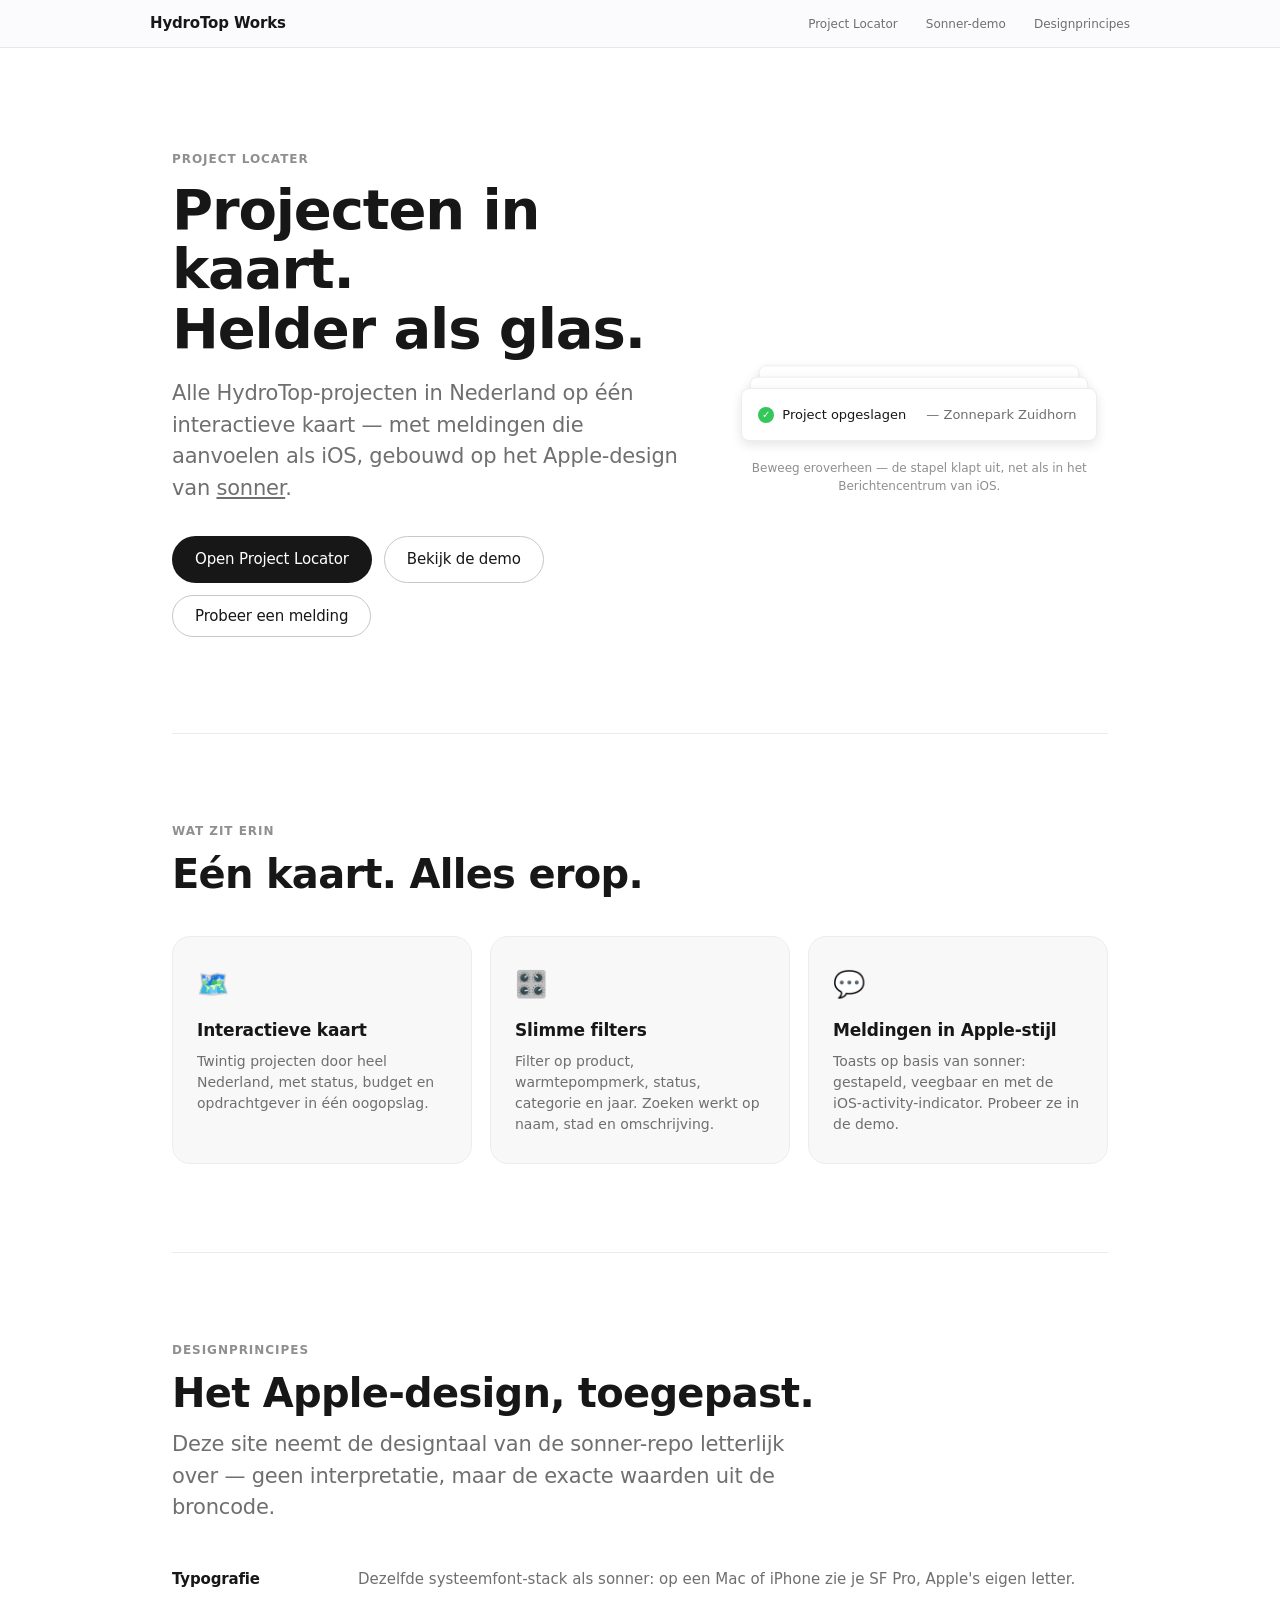
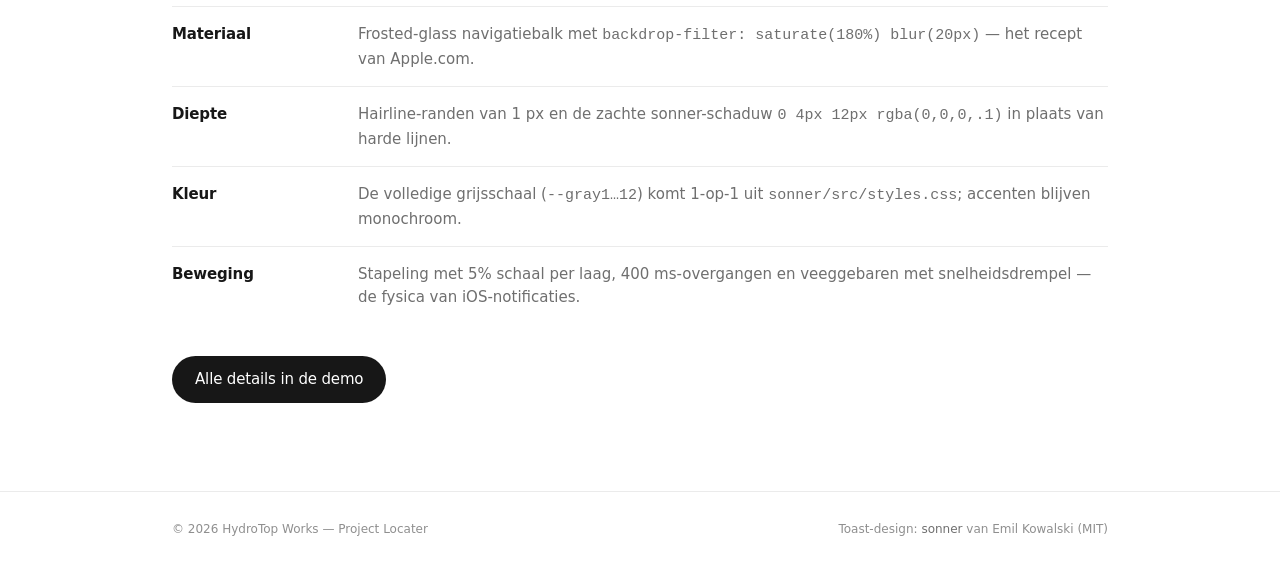
<file: index.html>
<!DOCTYPE html>
<html lang="nl">
<head>
<meta charset="UTF-8"/>
<meta name="viewport" content="width=device-width, initial-scale=1.0"/>
<title>HydroTop Works — Project Locater</title>
<meta name="description" content="Project Locater van HydroTop Works: alle projecten op de kaart, met meldingen in Apple-stijl op basis van sonner."/>
<link rel="stylesheet" href="apple.css"/>
<link rel="stylesheet" href="sonner.css"/>
<style>
/* Pagina-specifiek: hero + gestapelde toast-illustratie */
.hero {
  padding: 150px 0 96px;
  display: grid;
  grid-template-columns: 1.15fr 0.85fr;
  gap: 48px;
  align-items: center;
}
@media (max-width: 820px) { .hero { grid-template-columns: 1fr; padding-top: 120px; } }

.hero-cta { display: flex; gap: 12px; flex-wrap: wrap; margin-top: 32px; }

/* Statische weergave van sonner's gestapelde toasts (max 3 zichtbaar, 5% schaal per laag) */
.toast-stack {
  position: relative;
  height: 150px;
  max-width: 356px; /* sonner TOAST_WIDTH */
  margin: 0 auto;
  width: 100%;
}
.toast-stack .t {
  position: absolute;
  left: 0; right: 0; bottom: 0;
  background: var(--bg);
  border: 1px solid var(--card-border);
  border-radius: 8px;              /* sonner --border-radius */
  box-shadow: var(--shadow);       /* sonner 0 4px 12px rgba(0,0,0,.1) */
  padding: 16px;                   /* sonner toast-padding */
  font-size: 13px;                 /* sonner toast-fontsize */
  display: flex;
  align-items: center;
  gap: 8px;
  transform-origin: center bottom;
  transition: transform 0.4s var(--ease);
}
.toast-stack .t:nth-child(2) { transform: translateY(-14px) scale(0.95); }  /* gap 14px, schaal −5% */
.toast-stack .t:nth-child(1) { transform: translateY(-28px) scale(0.90); }
.toast-stack:hover .t:nth-child(2) { transform: translateY(-64px) scale(1); }
.toast-stack:hover .t:nth-child(1) { transform: translateY(-128px) scale(1); }
.toast-stack .t:nth-child(-n+2) .row { opacity: 0; transition: opacity 0.4s; }
.toast-stack:hover .t .row { opacity: 1; }
.toast-stack .dot {
  width: 16px; height: 16px; border-radius: 50%;
  background: #34c759; flex-shrink: 0;
  display: inline-flex; align-items: center; justify-content: center;
  color: #fff; font-size: 10px; font-weight: 700;
}
.toast-stack .t strong { font-weight: 500; }
.toast-stack .t span.sub { color: var(--text-secondary); }
.toast-stack .row { display: flex; align-items: center; gap: 8px; min-width: 0; }
.stack-hint { text-align: center; font-size: 12px; color: var(--text-tertiary); margin-top: 18px; }

.design-list { margin-top: 28px; display: grid; gap: 0; }
.design-list .item {
  display: flex; gap: 16px; align-items: baseline;
  padding: 16px 0;
  border-bottom: 1px solid var(--hairline);
  font-size: 15px;
}
.design-list .item:last-child { border-bottom: none; }
.design-list .k { font-weight: 600; min-width: 170px; flex-shrink: 0; letter-spacing: -0.01em; }
.design-list .v { color: var(--text-secondary); }
</style>
</head>
<body>

<nav class="nav">
  <a class="nav-brand" href="index.html">HydroTop Works</a>
  <div class="nav-links">
    <a href="locator.html">Project Locator</a>
    <a href="demo.html">Sonner-demo</a>
    <a href="#design">Designprincipes</a>
  </div>
</nav>

<main class="page">

  <section class="hero">
    <div>
      <div class="eyebrow">Project Locater</div>
      <h1>Projecten in kaart.<br/>Helder als glas.</h1>
      <p class="lede" style="margin-top:20px">
        Alle HydroTop-projecten in Nederland op één interactieve kaart —
        met meldingen die aanvoelen als iOS, gebouwd op het Apple-design van
        <a href="https://github.com/emilkowalski/sonner" style="color:inherit">sonner</a>.
      </p>
      <div class="hero-cta">
        <a class="btn btn-primary" href="locator.html">Open Project Locator</a>
        <a class="btn btn-secondary" href="demo.html">Bekijk de demo</a>
        <button class="btn btn-secondary" onclick="toast.success('Welkom bij HydroTop Works', { description: 'Dit is een sonner-melding in Apple-stijl.' })">Probeer een melding</button>
      </div>
    </div>

    <div>
      <div class="toast-stack" aria-hidden="true">
        <div class="t"><div class="row"><span class="dot">✓</span><strong>Filter toegepast</strong></div></div>
        <div class="t"><div class="row"><span class="dot">✓</span><strong>20 projecten geladen</strong></div></div>
        <div class="t"><div class="row"><span class="dot">✓</span><strong>Project opgeslagen</strong>&nbsp;<span class="sub">— Zonnepark Zuidhorn</span></div></div>
      </div>
      <div class="stack-hint">Beweeg eroverheen — de stapel klapt uit, net als in het Berichtencentrum van iOS.</div>
    </div>
  </section>

  <section class="section">
    <div class="eyebrow">Wat zit erin</div>
    <h2>Eén kaart. Alles erop.</h2>
    <div class="card-grid">
      <div class="card">
        <span class="glyph">🗺️</span>
        <h3><a href="locator.html">Interactieve kaart</a></h3>
        <p>Twintig projecten door heel Nederland, met status, budget en opdrachtgever in één oogopslag.</p>
      </div>
      <div class="card">
        <span class="glyph">🎛️</span>
        <h3><a href="locator.html">Slimme filters</a></h3>
        <p>Filter op product, warmtepompmerk, status, categorie en jaar. Zoeken werkt op naam, stad en omschrijving.</p>
      </div>
      <div class="card">
        <span class="glyph">💬</span>
        <h3><a href="demo.html">Meldingen in Apple-stijl</a></h3>
        <p>Toasts op basis van sonner: gestapeld, veegbaar en met de iOS-activity-indicator. Probeer ze in de demo.</p>
      </div>
    </div>
  </section>

  <section class="section" id="design">
    <div class="eyebrow">Designprincipes</div>
    <h2>Het Apple-design, toegepast.</h2>
    <p class="lede">Deze site neemt de designtaal van de sonner-repo letterlijk over — geen interpretatie, maar de exacte waarden uit de broncode.</p>
    <div class="design-list">
      <div class="item"><span class="k">Typografie</span><span class="v">Dezelfde systeemfont-stack als sonner: op een Mac of iPhone zie je SF Pro, Apple's eigen letter.</span></div>
      <div class="item"><span class="k">Materiaal</span><span class="v">Frosted-glass navigatiebalk met <code>backdrop-filter: saturate(180%) blur(20px)</code> — het recept van Apple.com.</span></div>
      <div class="item"><span class="k">Diepte</span><span class="v">Hairline-randen van 1&nbsp;px en de zachte sonner-schaduw <code>0 4px 12px rgba(0,0,0,.1)</code> in plaats van harde lijnen.</span></div>
      <div class="item"><span class="k">Kleur</span><span class="v">De volledige grijsschaal (<code>--gray1…12</code>) komt 1-op-1 uit <code>sonner/src/styles.css</code>; accenten blijven monochroom.</span></div>
      <div class="item"><span class="k">Beweging</span><span class="v">Stapeling met 5% schaal per laag, 400&nbsp;ms-overgangen en veeggebaren met snelheidsdrempel — de fysica van iOS-notificaties.</span></div>
    </div>
    <div style="margin-top:32px">
      <a class="btn btn-primary" href="demo.html">Alle details in de demo</a>
    </div>
  </section>

</main>

<footer>
  <div class="page" style="display:flex;justify-content:space-between;gap:16px;flex-wrap:wrap">
    <span>© 2026 HydroTop Works — Project Locater</span>
    <span>Toast-design: <a href="https://github.com/emilkowalski/sonner">sonner</a> van Emil Kowalski (MIT)</span>
  </div>
</footer>

<script src="sonner.js"></script>
</body>
</html>
</file>
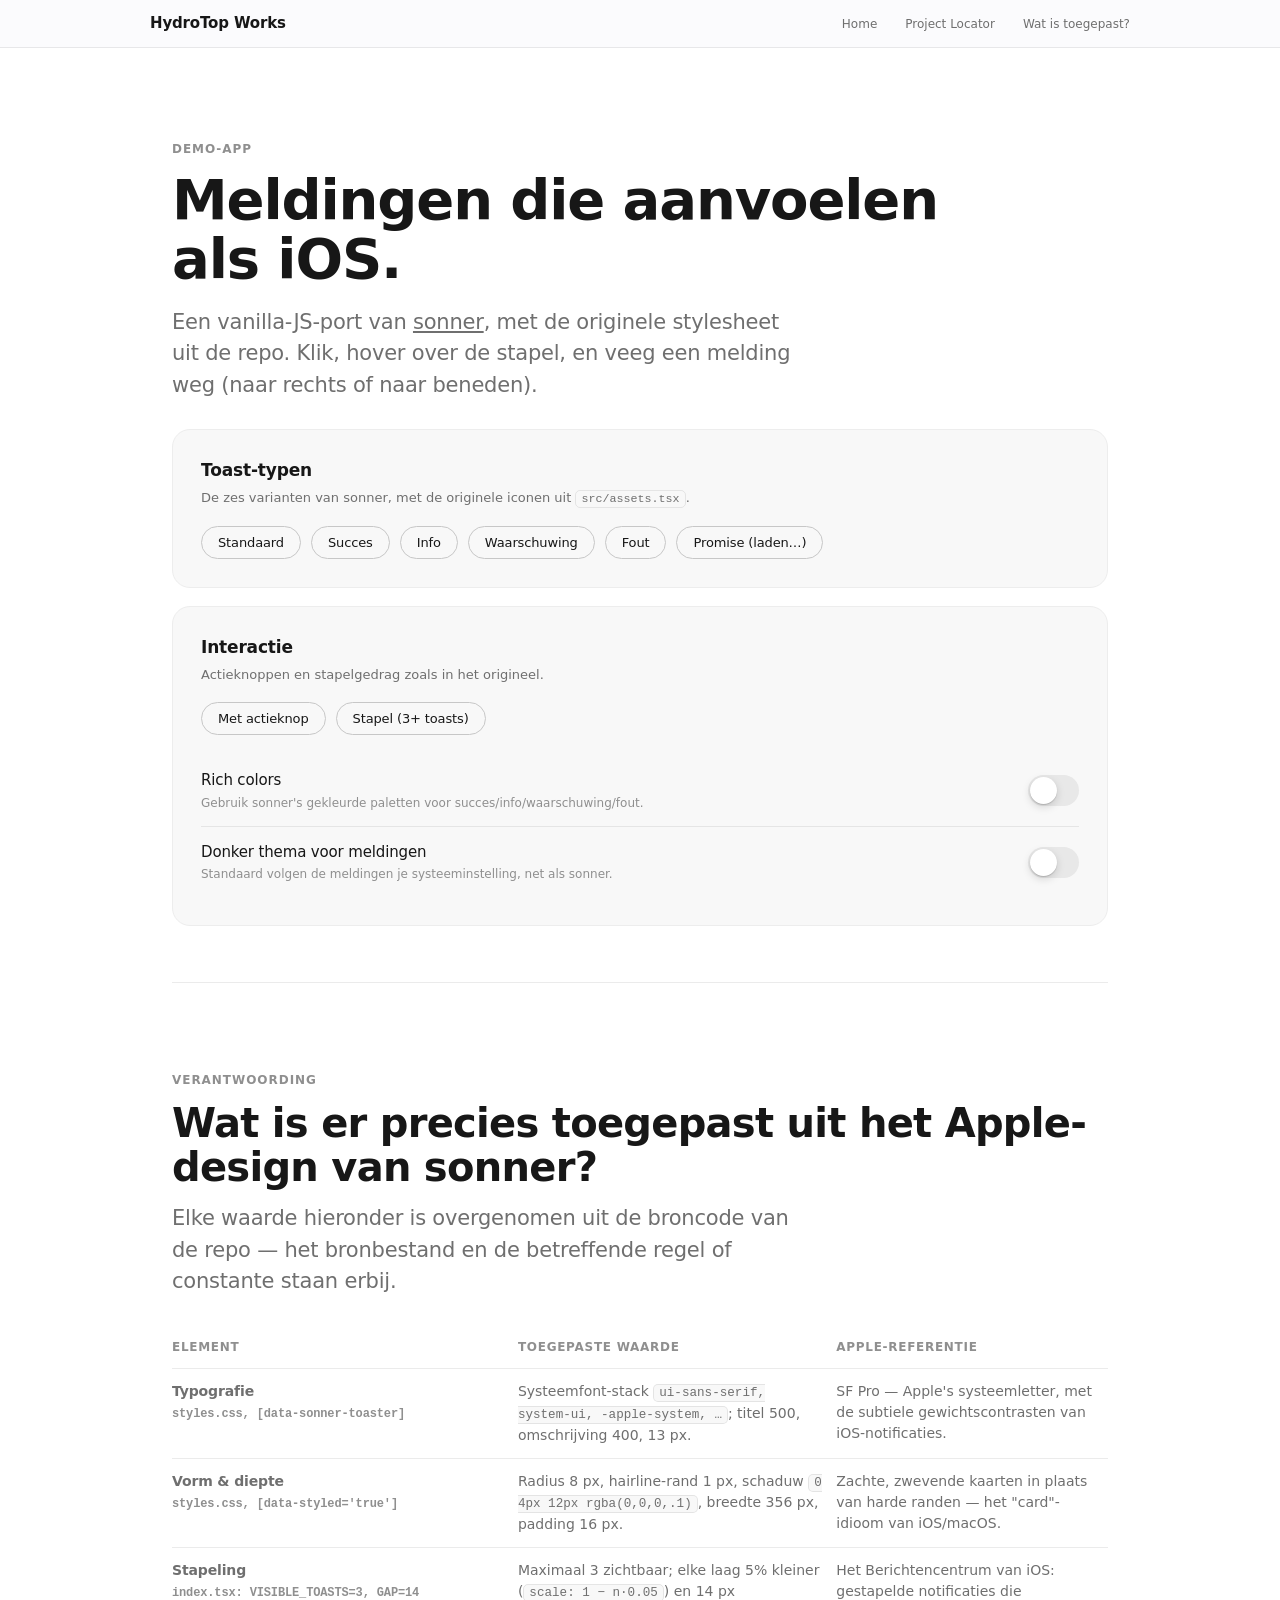
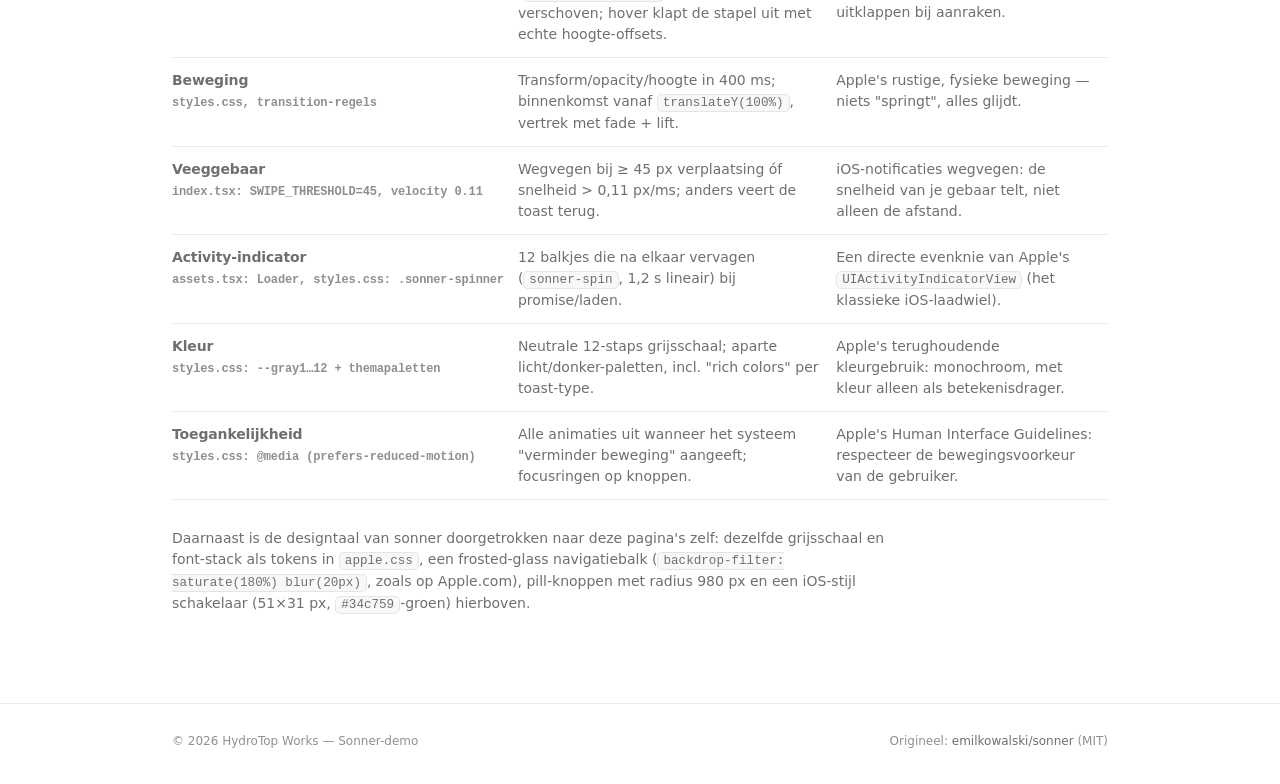
<file: demo.html>
<!DOCTYPE html>
<html lang="nl">
<head>
<meta charset="UTF-8"/>
<meta name="viewport" content="width=device-width, initial-scale=1.0"/>
<title>Sonner-demo — HydroTop Works</title>
<meta name="description" content="Demo van sonner-meldingen in Apple-stijl: gestapeld, veegbaar, met promise-toasts en de iOS-activity-indicator."/>
<link rel="stylesheet" href="apple.css"/>
<link rel="stylesheet" href="sonner.css"/>
<style>
.demo-hero { padding: 140px 0 56px; }

.panel {
  background: var(--bg-elevated);
  border: 1px solid var(--card-border);
  border-radius: var(--radius-l);
  padding: 28px;
  margin-top: 28px;
}
.panel + .panel { margin-top: 18px; }
.panel h3 { margin-bottom: 4px; }
.panel .sub { font-size: 13px; color: var(--text-secondary); margin-bottom: 18px; }
.btn-row { display: flex; gap: 10px; flex-wrap: wrap; }

.opt-row {
  display: flex; align-items: center; justify-content: space-between;
  gap: 16px; padding: 14px 0;
  border-bottom: 1px solid var(--hairline);
}
.opt-row:last-child { border-bottom: none; }
.opt-row .lbl { font-size: 15px; font-weight: 500; letter-spacing: -0.01em; }
.opt-row .hint { font-size: 12px; color: var(--text-tertiary); margin-top: 2px; }

table.spec { width: 100%; border-collapse: collapse; margin-top: 28px; font-size: 14px; }
table.spec th, table.spec td { text-align: left; padding: 12px 14px 12px 0; border-bottom: 1px solid var(--hairline); vertical-align: top; }
table.spec th { font-size: 12px; text-transform: uppercase; letter-spacing: 0.06em; color: var(--text-tertiary); font-weight: 600; }
table.spec td.el { font-weight: 600; letter-spacing: -0.01em; white-space: nowrap; }
table.spec td .src { display: block; font-size: 12px; color: var(--text-tertiary); margin-top: 3px; font-family: ui-monospace, 'SF Mono', SFMono-Regular, Menlo, monospace; }
table.spec td { color: var(--text-secondary); }
.table-scroll { overflow-x: auto; }
code { font-family: ui-monospace, 'SF Mono', SFMono-Regular, Menlo, monospace; font-size: 0.9em; background: var(--bg-elevated); border: 1px solid var(--hairline); border-radius: 5px; padding: 1px 5px; }
</style>
</head>
<body>

<nav class="nav">
  <a class="nav-brand" href="index.html">HydroTop Works</a>
  <div class="nav-links">
    <a href="index.html">Home</a>
    <a href="locator.html">Project Locator</a>
    <a href="#uitleg">Wat is toegepast?</a>
  </div>
</nav>

<main class="page">

  <section class="demo-hero">
    <div class="eyebrow">Demo-app</div>
    <h1>Meldingen die aanvoelen<br/>als iOS.</h1>
    <p class="lede" style="margin-top:18px">
      Een vanilla-JS-port van <a href="https://github.com/emilkowalski/sonner" style="color:inherit">sonner</a>,
      met de originele stylesheet uit de repo. Klik, hover over de stapel, en veeg een melding weg
      (naar rechts of naar beneden).
    </p>

    <div class="panel">
      <h3>Toast-typen</h3>
      <p class="sub">De zes varianten van sonner, met de originele iconen uit <code>src/assets.tsx</code>.</p>
      <div class="btn-row">
        <button class="btn btn-secondary btn-small" onclick="toast('Nieuw project toegevoegd')">Standaard</button>
        <button class="btn btn-secondary btn-small" onclick="toast.success('Project opgeslagen', { description: 'Zonnepark Zuidhorn — Groningen' })">Succes</button>
        <button class="btn btn-secondary btn-small" onclick="toast.info('20 projecten in beeld', { description: 'Gefilterd op status: In uitvoering' })">Info</button>
        <button class="btn btn-secondary btn-small" onclick="toast.warning('Budget bijna bereikt', { description: 'Noord/Zuidlijn: 92% van € 340M gebruikt' })">Waarschuwing</button>
        <button class="btn btn-secondary btn-small" onclick="toast.error('Opslaan mislukt', { description: 'Geen verbinding met de server' })">Fout</button>
        <button class="btn btn-secondary btn-small" onclick="demoPromise()">Promise (laden…)</button>
      </div>
    </div>

    <div class="panel">
      <h3>Interactie</h3>
      <p class="sub">Actieknoppen en stapelgedrag zoals in het origineel.</p>
      <div class="btn-row">
        <button class="btn btn-secondary btn-small" onclick="toast('Filter gewist', { action: { label: 'Ongedaan maken', onClick: function(){ toast.success('Filter hersteld'); } } })">Met actieknop</button>
        <button class="btn btn-secondary btn-small" onclick="demoStack()">Stapel (3+ toasts)</button>
      </div>
      <div style="margin-top:20px">
        <div class="opt-row">
          <div>
            <div class="lbl">Rich colors</div>
            <div class="hint">Gebruik sonner's gekleurde paletten voor succes/info/waarschuwing/fout.</div>
          </div>
          <label class="switch">
            <input type="checkbox" id="rich" onchange="toast.richColors = this.checked"/>
            <span class="track"></span>
          </label>
        </div>
        <div class="opt-row">
          <div>
            <div class="lbl">Donker thema voor meldingen</div>
            <div class="hint">Standaard volgen de meldingen je systeeminstelling, net als sonner.</div>
          </div>
          <label class="switch">
            <input type="checkbox" id="dark" onchange="toast.setTheme(this.checked ? 'dark' : 'system')"/>
            <span class="track"></span>
          </label>
        </div>
      </div>
    </div>
  </section>

  <section class="section" id="uitleg">
    <div class="eyebrow">Verantwoording</div>
    <h2>Wat is er precies toegepast uit het Apple-design van sonner?</h2>
    <p class="lede">
      Elke waarde hieronder is overgenomen uit de broncode van de repo — het bronbestand
      en de betreffende regel of constante staan erbij.
    </p>

    <div class="table-scroll">
    <table class="spec">
      <thead><tr><th>Element</th><th>Toegepaste waarde</th><th>Apple-referentie</th></tr></thead>
      <tbody>
        <tr>
          <td class="el">Typografie<span class="src">styles.css, [data-sonner-toaster]</span></td>
          <td>Systeemfont-stack <code>ui-sans-serif, system-ui, -apple-system, …</code>; titel 500, omschrijving 400, 13&nbsp;px.</td>
          <td>SF Pro — Apple's systeemletter, met de subtiele gewichtscontrasten van iOS-notificaties.</td>
        </tr>
        <tr>
          <td class="el">Vorm &amp; diepte<span class="src">styles.css, [data-styled='true']</span></td>
          <td>Radius 8&nbsp;px, hairline-rand 1&nbsp;px, schaduw <code>0 4px 12px rgba(0,0,0,.1)</code>, breedte 356&nbsp;px, padding 16&nbsp;px.</td>
          <td>Zachte, zwevende kaarten in plaats van harde randen — het "card"-idioom van iOS/macOS.</td>
        </tr>
        <tr>
          <td class="el">Stapeling<span class="src">index.tsx: VISIBLE_TOASTS=3, GAP=14</span></td>
          <td>Maximaal 3 zichtbaar; elke laag 5% kleiner (<code>scale: 1 − n·0.05</code>) en 14&nbsp;px verschoven; hover klapt de stapel uit met echte hoogte-offsets.</td>
          <td>Het Berichtencentrum van iOS: gestapelde notificaties die uitklappen bij aanraken.</td>
        </tr>
        <tr>
          <td class="el">Beweging<span class="src">styles.css, transition-regels</span></td>
          <td>Transform/opacity/hoogte in 400&nbsp;ms; binnenkomst vanaf <code>translateY(100%)</code>, vertrek met fade + lift.</td>
          <td>Apple's rustige, fysieke beweging — niets "springt", alles glijdt.</td>
        </tr>
        <tr>
          <td class="el">Veeggebaar<span class="src">index.tsx: SWIPE_THRESHOLD=45, velocity 0.11</span></td>
          <td>Wegvegen bij ≥ 45&nbsp;px verplaatsing óf snelheid &gt; 0,11&nbsp;px/ms; anders veert de toast terug.</td>
          <td>iOS-notificaties wegvegen: de snelheid van je gebaar telt, niet alleen de afstand.</td>
        </tr>
        <tr>
          <td class="el">Activity-indicator<span class="src">assets.tsx: Loader, styles.css: .sonner-spinner</span></td>
          <td>12 balkjes die na elkaar vervagen (<code>sonner-spin</code>, 1,2&nbsp;s lineair) bij promise/laden.</td>
          <td>Een directe evenknie van Apple's <code>UIActivityIndicatorView</code> (het klassieke iOS-laadwiel).</td>
        </tr>
        <tr>
          <td class="el">Kleur<span class="src">styles.css: --gray1…12 + themapaletten</span></td>
          <td>Neutrale 12-staps grijsschaal; aparte licht/donker-paletten, incl. "rich colors" per toast-type.</td>
          <td>Apple's terughoudende kleurgebruik: monochroom, met kleur alleen als betekenisdrager.</td>
        </tr>
        <tr>
          <td class="el">Toegankelijkheid<span class="src">styles.css: @media (prefers-reduced-motion)</span></td>
          <td>Alle animaties uit wanneer het systeem "verminder beweging" aangeeft; focusringen op knoppen.</td>
          <td>Apple's Human Interface Guidelines: respecteer de bewegingsvoorkeur van de gebruiker.</td>
        </tr>
      </tbody>
    </table>
    </div>

    <p style="margin-top:28px;color:var(--text-secondary);font-size:14px;max-width:720px">
      Daarnaast is de designtaal van sonner doorgetrokken naar deze pagina's zelf: dezelfde grijsschaal en
      font-stack als tokens in <code>apple.css</code>, een frosted-glass navigatiebalk
      (<code>backdrop-filter: saturate(180%) blur(20px)</code>, zoals op Apple.com), pill-knoppen met
      radius 980&nbsp;px en een iOS-stijl schakelaar (51×31&nbsp;px, <code>#34c759</code>-groen) hierboven.
    </p>
  </section>

</main>

<footer>
  <div class="page" style="display:flex;justify-content:space-between;gap:16px;flex-wrap:wrap">
    <span>© 2026 HydroTop Works — Sonner-demo</span>
    <span>Origineel: <a href="https://github.com/emilkowalski/sonner">emilkowalski/sonner</a> (MIT)</span>
  </div>
</footer>

<script src="sonner.js"></script>
<script>
function demoPromise() {
  toast.promise(
    new Promise(function (resolve) { setTimeout(resolve, 2200); }),
    {
      loading: 'Projecten laden…',
      success: '20 projecten geladen',
      error: 'Laden mislukt'
    }
  );
}

function demoStack() {
  var msgs = [
    ['success', 'Project opgeslagen'],
    ['info', 'Kaart bijgewerkt'],
    ['success', 'Filter toegepast'],
    ['warning', 'Eén project zonder locatie']
  ];
  msgs.forEach(function (m, i) {
    setTimeout(function () { toast[m[0]](m[1]); }, i * 450);
  });
}
</script>
</body>
</html>
</file>
<file: apple.css>
/*
 * apple.css — gedeeld design-systeem voor de home page en demo-app.
 *
 * De designtaal is rechtstreeks afgeleid van emilkowalski/sonner:
 *  - de grijstinten (--gray1 … --gray12) zijn de exacte hsl-waarden uit src/styles.css
 *  - dezelfde systeemfont-stack (SF Pro op Apple-apparaten)
 *  - dezelfde schaduw (0 4px 12px rgba(0,0,0,.1)), hairline-borders en 8px-radius
 * Aangevuld met klassieke Apple.com-patronen: frosted-glass navigatie
 * (backdrop-filter: saturate(180%) blur(20px)), pill-knoppen (radius 980px),
 * grote strakke typografie met negatieve letter-spacing en veel witruimte.
 */

*, *::before, *::after { box-sizing: border-box; margin: 0; padding: 0; }

:root {
  /* Grijsschaal 1-op-1 uit sonner/src/styles.css */
  --gray1: hsl(0, 0%, 99%);
  --gray2: hsl(0, 0%, 97.3%);
  --gray3: hsl(0, 0%, 95.1%);
  --gray4: hsl(0, 0%, 93%);
  --gray5: hsl(0, 0%, 90.9%);
  --gray6: hsl(0, 0%, 88.7%);
  --gray7: hsl(0, 0%, 85.8%);
  --gray8: hsl(0, 0%, 78%);
  --gray9: hsl(0, 0%, 56.1%);
  --gray10: hsl(0, 0%, 52.3%);
  --gray11: hsl(0, 0%, 43.5%);
  --gray12: hsl(0, 0%, 9%);

  --bg: #ffffff;
  --bg-elevated: var(--gray2);
  --text: var(--gray12);
  --text-secondary: var(--gray11);
  --text-tertiary: var(--gray9);
  --hairline: rgba(0, 0, 0, 0.08);
  --card-border: var(--gray4);
  --nav-bg: rgba(251, 251, 253, 0.8);
  --shadow: 0 4px 12px rgba(0, 0, 0, 0.1); /* sonner toast-schaduw */
  --radius-s: 8px;    /* sonner --border-radius */
  --radius-m: 14px;
  --radius-l: 18px;
  --ease: cubic-bezier(0.32, 0.72, 0, 1); /* Apple-achtige uitloop-curve */
}

@media (prefers-color-scheme: dark) {
  :root {
    --bg: #000000;
    --bg-elevated: hsl(0, 0%, 8%);
    --text: var(--gray1);
    --text-secondary: hsl(0, 0%, 63%);
    --text-tertiary: hsl(0, 0%, 45%);
    --hairline: rgba(255, 255, 255, 0.14);
    --card-border: hsl(0, 0%, 16%);
    --nav-bg: rgba(18, 18, 20, 0.8);
    --shadow: 0 4px 12px rgba(0, 0, 0, 0.4);
  }
}

html { scroll-behavior: smooth; }

body {
  /* Zelfde font-stack als sonner/src/styles.css → SF Pro op macOS/iOS */
  font-family: ui-sans-serif, system-ui, -apple-system, BlinkMacSystemFont, 'Segoe UI', Roboto,
    'Helvetica Neue', Arial, 'Noto Sans', sans-serif, 'Apple Color Emoji', 'Segoe UI Emoji';
  background: var(--bg);
  color: var(--text);
  -webkit-font-smoothing: antialiased;
  text-rendering: optimizeLegibility;
  line-height: 1.5;
}

/* ── Frosted-glass navigatie (Apple.com-recept) ── */
.nav {
  position: fixed;
  top: 0; left: 0; right: 0;
  height: 48px;
  display: flex;
  align-items: center;
  justify-content: space-between;
  padding: 0 max(22px, calc(50vw - 490px));
  background: var(--nav-bg);
  -webkit-backdrop-filter: saturate(180%) blur(20px);
  backdrop-filter: saturate(180%) blur(20px);
  border-bottom: 1px solid var(--hairline);
  z-index: 9999;
}
.nav-brand {
  font-size: 15px;
  font-weight: 600;
  letter-spacing: -0.01em;
  color: var(--text);
  text-decoration: none;
}
.nav-links { display: flex; gap: 28px; }
.nav-links a {
  font-size: 12px;
  color: var(--text-secondary);
  text-decoration: none;
  transition: color 0.2s var(--ease);
}
.nav-links a:hover { color: var(--text); }

/* ── Layout ── */
.page { max-width: 980px; margin: 0 auto; padding: 0 22px; }
.section { padding: 88px 0; border-top: 1px solid var(--hairline); }
.section:first-of-type { border-top: none; }

.eyebrow {
  font-size: 12px;
  font-weight: 600;
  letter-spacing: 0.08em;
  text-transform: uppercase;
  color: var(--text-tertiary);
  margin-bottom: 12px;
}
h1 {
  font-size: clamp(38px, 5.5vw, 56px);
  font-weight: 700;
  letter-spacing: -0.02em;
  line-height: 1.06;
}
h2 {
  font-size: clamp(28px, 4.5vw, 40px);
  font-weight: 700;
  letter-spacing: -0.018em;
  line-height: 1.1;
  margin-bottom: 14px;
}
h3 { font-size: 17px; font-weight: 600; letter-spacing: -0.01em; }
.lede {
  font-size: clamp(17px, 2.5vw, 21px);
  color: var(--text-secondary);
  font-weight: 400;
  letter-spacing: -0.01em;
  max-width: 640px;
}

/* ── Pill-knoppen (Apple-stijl, radius 980px) ── */
.btn {
  display: inline-flex;
  align-items: center;
  gap: 7px;
  border-radius: 980px;
  padding: 11px 22px;
  font-size: 15px;
  font-weight: 500;
  letter-spacing: -0.01em;
  text-decoration: none;
  border: 1px solid transparent;
  cursor: pointer;
  font-family: inherit;
  transition: transform 0.2s var(--ease), opacity 0.2s var(--ease), background 0.2s var(--ease);
}
.btn:active { transform: scale(0.97); }
.btn-primary { background: var(--text); color: var(--bg); }
.btn-primary:hover { opacity: 0.85; }
.btn-secondary { background: transparent; color: var(--text); border-color: var(--gray8); }
.btn-secondary:hover { background: var(--bg-elevated); }
.btn-small { padding: 8px 16px; font-size: 13px; }

/* ── Kaarten ── */
.card-grid { display: grid; grid-template-columns: repeat(3, 1fr); gap: 18px; margin-top: 40px; }
@media (max-width: 720px) { .card-grid { grid-template-columns: 1fr; } }

.card {
  background: var(--bg-elevated);
  border: 1px solid var(--card-border);
  border-radius: var(--radius-l);
  padding: 28px 24px;
  transition: transform 0.35s var(--ease), box-shadow 0.35s var(--ease);
}
.card:hover { transform: translateY(-3px); box-shadow: var(--shadow); }
.card .glyph { font-size: 26px; margin-bottom: 14px; display: block; }
.card p { font-size: 14px; color: var(--text-secondary); margin-top: 8px; }
.card a { color: inherit; text-decoration: none; }

/* ── iOS-stijl switch (zoals UISwitch) ── */
.switch { position: relative; display: inline-block; width: 51px; height: 31px; flex-shrink: 0; }
.switch input { opacity: 0; width: 0; height: 0; }
.switch .track {
  position: absolute; inset: 0;
  background: var(--gray5);
  border-radius: 980px;
  transition: background 0.25s var(--ease);
  cursor: pointer;
}
.switch .track::before {
  content: '';
  position: absolute;
  width: 27px; height: 27px;
  left: 2px; top: 2px;
  background: #fff;
  border-radius: 50%;
  box-shadow: 0 3px 8px rgba(0, 0, 0, 0.15), 0 1px 1px rgba(0, 0, 0, 0.16);
  transition: transform 0.25s var(--ease);
}
.switch input:checked + .track { background: #34c759; } /* iOS-groen */
.switch input:checked + .track::before { transform: translateX(20px); }
@media (prefers-color-scheme: dark) {
  .switch .track { background: hsl(0, 0%, 22%); }
}

/* ── Voetnoot / footer ── */
footer {
  border-top: 1px solid var(--hairline);
  padding: 28px 0 44px;
  font-size: 12px;
  color: var(--text-tertiary);
}
footer a { color: var(--text-secondary); text-decoration: none; }
footer a:hover { text-decoration: underline; }

@media (prefers-reduced-motion) {
  * { transition: none !important; animation: none !important; }
  html { scroll-behavior: auto; }
}
</file>
<file: sonner.css>
/*!
 * sonner.css — origineel overgenomen uit emilkowalski/sonner (src/styles.css)
 * https://github.com/emilkowalski/sonner — MIT License © Emil Kowalski
 * Ongewijzigd gebruikt zodat de vanilla-port (sonner.js) exact dezelfde look & feel heeft.
 */
html[dir='ltr'],
[data-sonner-toaster][dir='ltr'] {
  --toast-icon-margin-start: -3px;
  --toast-icon-margin-end: 4px;
  --toast-svg-margin-start: -1px;
  --toast-svg-margin-end: 0px;
  --toast-button-margin-start: auto;
  --toast-button-margin-end: 0;
  --toast-close-button-start: 0;
  --toast-close-button-end: unset;
  --toast-close-button-transform: translate(-35%, -35%);
}

html[dir='rtl'],
[data-sonner-toaster][dir='rtl'] {
  --toast-icon-margin-start: 4px;
  --toast-icon-margin-end: -3px;
  --toast-svg-margin-start: 0px;
  --toast-svg-margin-end: -1px;
  --toast-button-margin-start: 0;
  --toast-button-margin-end: auto;
  --toast-close-button-start: unset;
  --toast-close-button-end: 0;
  --toast-close-button-transform: translate(35%, -35%);
}

[data-sonner-toaster] {
  position: fixed;
  width: var(--width);
  font-family: ui-sans-serif, system-ui, -apple-system, BlinkMacSystemFont, Segoe UI, Roboto, Helvetica Neue, Arial,
    Noto Sans, sans-serif, Apple Color Emoji, Segoe UI Emoji, Segoe UI Symbol, Noto Color Emoji;
  --gray1: hsl(0, 0%, 99%);
  --gray2: hsl(0, 0%, 97.3%);
  --gray3: hsl(0, 0%, 95.1%);
  --gray4: hsl(0, 0%, 93%);
  --gray5: hsl(0, 0%, 90.9%);
  --gray6: hsl(0, 0%, 88.7%);
  --gray7: hsl(0, 0%, 85.8%);
  --gray8: hsl(0, 0%, 78%);
  --gray9: hsl(0, 0%, 56.1%);
  --gray10: hsl(0, 0%, 52.3%);
  --gray11: hsl(0, 0%, 43.5%);
  --gray12: hsl(0, 0%, 9%);
  --border-radius: 8px;
  box-sizing: border-box;
  padding: 0;
  margin: 0;
  list-style: none;
  outline: none;
  z-index: 999999999;
  transition: transform 400ms ease;
}

@media (hover: none) and (pointer: coarse) {
  [data-sonner-toaster][data-lifted='true'] {
    transform: none;
  }
}

[data-sonner-toaster][data-x-position='right'] {
  right: var(--offset-right);
}

[data-sonner-toaster][data-x-position='left'] {
  left: var(--offset-left);
}

[data-sonner-toaster][data-x-position='center'] {
  left: 50%;
  transform: translateX(-50%);
}

[data-sonner-toaster][data-y-position='top'] {
  top: var(--offset-top);
}

[data-sonner-toaster][data-y-position='bottom'] {
  bottom: var(--offset-bottom);
}

[data-sonner-toast] {
  --y: translateY(100%);
  --lift-amount: calc(var(--lift) * var(--gap));
  z-index: var(--z-index);
  position: absolute;
  opacity: 0;
  transform: var(--y);
  touch-action: none;
  transition: transform 400ms, opacity 400ms, height 400ms, box-shadow 200ms;
  box-sizing: border-box;
  outline: none;
  overflow-wrap: anywhere;
}

[data-sonner-toast][data-styled='true'] {
  padding: 16px;
  background: var(--normal-bg);
  border: 1px solid var(--normal-border);
  color: var(--normal-text);
  border-radius: var(--border-radius);
  box-shadow: 0px 4px 12px rgba(0, 0, 0, 0.1);
  width: var(--width);
  font-size: 13px;
  display: flex;
  align-items: center;
  gap: 6px;
}

[data-sonner-toast]:focus-visible {
  box-shadow: 0px 4px 12px rgba(0, 0, 0, 0.1), 0 0 0 2px rgba(0, 0, 0, 0.2);
}

[data-sonner-toast][data-y-position='top'] {
  top: 0;
  --y: translateY(-100%);
  --lift: 1;
  --lift-amount: calc(1 * var(--gap));
}

[data-sonner-toast][data-y-position='bottom'] {
  bottom: 0;
  --y: translateY(100%);
  --lift: -1;
  --lift-amount: calc(var(--lift) * var(--gap));
}

[data-sonner-toast][data-styled='true'] [data-description] {
  font-weight: 400;
  line-height: 1.4;
  color: #3f3f3f;
}

[data-rich-colors='true'][data-sonner-toast][data-styled='true'] [data-description] {
  color: inherit;
}

[data-sonner-toaster][data-sonner-theme='dark'] [data-description] {
  color: hsl(0, 0%, 91%);
}

[data-sonner-toast][data-styled='true'] [data-title] {
  font-weight: 500;
  line-height: 1.5;
  color: inherit;
}

[data-sonner-toast][data-styled='true'] [data-icon] {
  display: flex;
  height: 16px;
  width: 16px;
  position: relative;
  justify-content: flex-start;
  align-items: center;
  flex-shrink: 0;
  margin-left: var(--toast-icon-margin-start);
  margin-right: var(--toast-icon-margin-end);
}

[data-sonner-toast][data-promise='true'] [data-icon] > svg {
  opacity: 0;
  transform: scale(0.8);
  transform-origin: center;
  animation: sonner-fade-in 300ms ease forwards;
}

[data-sonner-toast][data-styled='true'] [data-icon] > * {
  flex-shrink: 0;
}

[data-sonner-toast][data-styled='true'] [data-icon] svg {
  margin-left: var(--toast-svg-margin-start);
  margin-right: var(--toast-svg-margin-end);
}

[data-sonner-toast][data-styled='true'] [data-content] {
  display: flex;
  flex-direction: column;
  gap: 2px;
  /* Take the space the icon and the buttons leave, so a custom title or description
     isn't limited to the width of its text */
  flex: 1;
  min-width: 0;
}

[data-sonner-toast][data-styled='true'] [data-button] {
  border-radius: 4px;
  padding-left: 8px;
  padding-right: 8px;
  height: 24px;
  font-size: 12px;
  color: var(--normal-bg);
  background: var(--normal-text);
  margin-left: var(--toast-button-margin-start);
  margin-right: var(--toast-button-margin-end);
  border: none;
  font-weight: 500;
  cursor: pointer;
  outline: none;
  display: flex;
  align-items: center;
  flex-shrink: 0;
  transition: opacity 400ms, box-shadow 200ms;
}

[data-sonner-toast][data-styled='true'] [data-button]:focus-visible {
  box-shadow: 0 0 0 2px rgba(0, 0, 0, 0.4);
}

[data-sonner-toast][data-styled='true'] [data-button]:first-of-type {
  margin-left: var(--toast-button-margin-start);
  margin-right: var(--toast-button-margin-end);
}

[data-sonner-toast][data-styled='true'] [data-cancel] {
  color: var(--normal-text);
  background: rgba(0, 0, 0, 0.08);
}

[data-sonner-toaster][data-sonner-theme='dark'] [data-sonner-toast][data-styled='true'] [data-cancel] {
  background: rgba(255, 255, 255, 0.3);
}

[data-sonner-toast][data-styled='true'] [data-close-button] {
  position: absolute;
  left: var(--toast-close-button-start);
  right: var(--toast-close-button-end);
  top: 0;
  height: 20px;
  width: 20px;
  display: flex;
  justify-content: center;
  align-items: center;
  padding: 0;
  color: var(--normal-text);
  background: var(--normal-bg);
  border: 1px solid var(--normal-border);
  transform: var(--toast-close-button-transform);
  border-radius: 50%;
  cursor: pointer;
  z-index: 1;
  transition: opacity 100ms, background 200ms, border-color 200ms;
}

[data-sonner-toast][data-styled='true'] [data-close-button]:focus-visible {
  box-shadow: 0px 4px 12px rgba(0, 0, 0, 0.1), 0 0 0 2px rgba(0, 0, 0, 0.2);
}

[data-sonner-toast][data-styled='true'] [data-disabled='true'] {
  cursor: not-allowed;
}

[data-sonner-toast][data-styled='true']:hover [data-close-button]:hover {
  background: var(--gray2);
  border-color: var(--gray5);
}

[data-sonner-toast][data-swiping='true']::before {
  content: '';
  position: absolute;
  left: -100%;
  right: -100%;
  height: 100%;
  z-index: -1;
}

[data-sonner-toast][data-y-position='top'][data-swiping='true']::before {
  bottom: 50%;
  transform: scaleY(3) translateY(50%);
}

[data-sonner-toast][data-y-position='bottom'][data-swiping='true']::before {
  top: 50%;
  transform: scaleY(3) translateY(-50%);
}

[data-sonner-toast][data-swiping='false'][data-removed='true']::before {
  content: '';
  position: absolute;
  inset: 0;
  transform: scaleY(2);
}

[data-sonner-toast][data-expanded='true']::after {
  content: '';
  position: absolute;
  left: 0;
  height: calc(var(--gap) + 1px);
  bottom: 100%;
  width: 100%;
}

[data-sonner-toast][data-mounted='true'] {
  --y: translateY(0);
  opacity: 1;
}

[data-sonner-toast][data-expanded='false'][data-front='false'] {
  --scale: var(--toasts-before) * 0.05 + 1;
  --y: translateY(calc(var(--lift-amount) * var(--toasts-before))) scale(calc(-1 * var(--scale)));
  height: var(--front-toast-height);
}

[data-sonner-toast] > * {
  transition: opacity 400ms;
}

[data-sonner-toast][data-x-position='right'] {
  right: 0;
}

[data-sonner-toast][data-x-position='left'] {
  left: 0;
}

[data-sonner-toast][data-expanded='false'][data-front='false'][data-styled='true'] > * {
  opacity: 0;
}

[data-sonner-toast][data-visible='false'] {
  opacity: 0;
  pointer-events: none;
}

[data-sonner-toast][data-mounted='true'][data-expanded='true'] {
  --y: translateY(calc(var(--lift) * var(--offset)));
  height: var(--initial-height);
}

[data-sonner-toast][data-removed='true'][data-front='true'][data-swipe-out='false'] {
  --y: translateY(calc(var(--lift) * -100%));
  opacity: 0;
}

[data-sonner-toast][data-removed='true'][data-front='false'][data-swipe-out='false'][data-expanded='true'] {
  --y: translateY(calc(var(--lift) * var(--offset) + var(--lift) * -100%));
  opacity: 0;
}

[data-sonner-toast][data-removed='true'][data-front='false'][data-swipe-out='false'][data-expanded='false'] {
  --y: translateY(40%);
  opacity: 0;
  transition: transform 500ms, opacity 200ms;
}

[data-sonner-toast][data-removed='true'][data-front='false']::before {
  height: calc(var(--initial-height) + 20%);
}

[data-sonner-toast][data-swiping='true'] {
  transform: var(--y) translateY(var(--swipe-amount-y, 0px)) translateX(var(--swipe-amount-x, 0px));
  transition: none;
}

[data-sonner-toast][data-swiped='true'] {
  -webkit-user-select: none; /* Safari 3+ */
  user-select: none;
}

[data-sonner-toast][data-swipe-out='true'][data-y-position='bottom'],
[data-sonner-toast][data-swipe-out='true'][data-y-position='top'] {
  animation-duration: 200ms;
  animation-timing-function: ease-out;
  animation-fill-mode: forwards;
}

[data-sonner-toast][data-swipe-out='true'][data-swipe-direction='left'] {
  animation-name: swipe-out-left;
}

[data-sonner-toast][data-swipe-out='true'][data-swipe-direction='right'] {
  animation-name: swipe-out-right;
}

[data-sonner-toast][data-swipe-out='true'][data-swipe-direction='up'] {
  animation-name: swipe-out-up;
}

[data-sonner-toast][data-swipe-out='true'][data-swipe-direction='down'] {
  animation-name: swipe-out-down;
}

@keyframes swipe-out-left {
  from {
    transform: var(--y) translateX(var(--swipe-amount-x));
    opacity: 1;
  }

  to {
    transform: var(--y) translateX(calc(var(--swipe-amount-x) - 100%));
    opacity: 0;
  }
}

@keyframes swipe-out-right {
  from {
    transform: var(--y) translateX(var(--swipe-amount-x));
    opacity: 1;
  }

  to {
    transform: var(--y) translateX(calc(var(--swipe-amount-x) + 100%));
    opacity: 0;
  }
}

@keyframes swipe-out-up {
  from {
    transform: var(--y) translateY(var(--swipe-amount-y));
    opacity: 1;
  }

  to {
    transform: var(--y) translateY(calc(var(--swipe-amount-y) - 100%));
    opacity: 0;
  }
}

@keyframes swipe-out-down {
  from {
    transform: var(--y) translateY(var(--swipe-amount-y));
    opacity: 1;
  }

  to {
    transform: var(--y) translateY(calc(var(--swipe-amount-y) + 100%));
    opacity: 0;
  }
}

@media (max-width: 600px) {
  [data-sonner-toaster] {
    position: fixed;
    right: var(--mobile-offset-right);
    left: var(--mobile-offset-left);
    width: 100%;
  }

  [data-sonner-toaster][dir='rtl'] {
    left: calc(var(--mobile-offset-left) * -1);
  }

  [data-sonner-toaster] [data-sonner-toast] {
    left: 0;
    right: 0;
    width: calc(100% - var(--mobile-offset-left) * 2);
  }

  [data-sonner-toaster][data-x-position='left'] {
    left: var(--mobile-offset-left);
  }

  [data-sonner-toaster][data-y-position='bottom'] {
    bottom: var(--mobile-offset-bottom);
  }

  [data-sonner-toaster][data-y-position='top'] {
    top: var(--mobile-offset-top);
  }

  [data-sonner-toaster][data-x-position='center'] {
    left: var(--mobile-offset-left);
    right: var(--mobile-offset-right);
    transform: none;
  }
}

[data-sonner-toaster][data-sonner-theme='light'] {
  --normal-bg: #fff;
  --normal-border: var(--gray4);
  --normal-text: var(--gray12);

  --success-bg: hsl(143, 85%, 96%);
  --success-border: hsl(145, 92%, 87%);
  --success-text: hsl(140, 100%, 27%);

  --info-bg: hsl(208, 100%, 97%);
  --info-border: hsl(221, 91%, 93%);
  --info-text: hsl(210, 92%, 45%);

  --warning-bg: hsl(49, 100%, 97%);
  --warning-border: hsl(49, 91%, 84%);
  --warning-text: hsl(31, 92%, 45%);

  --error-bg: hsl(359, 100%, 97%);
  --error-border: hsl(359, 100%, 94%);
  --error-text: hsl(360, 100%, 45%);
}

[data-sonner-toaster][data-sonner-theme='light'] [data-sonner-toast][data-invert='true'] {
  --normal-bg: #000;
  --normal-border: hsl(0, 0%, 20%);
  --normal-text: var(--gray1);
}

[data-sonner-toaster][data-sonner-theme='dark'] [data-sonner-toast][data-invert='true'] {
  --normal-bg: #fff;
  --normal-border: var(--gray3);
  --normal-text: var(--gray12);
}

[data-sonner-toaster][data-sonner-theme='dark'] {
  --normal-bg: #000;
  --normal-bg-hover: hsl(0, 0%, 12%);
  --normal-border: hsl(0, 0%, 20%);
  --normal-border-hover: hsl(0, 0%, 25%);
  --normal-text: var(--gray1);

  --success-bg: hsl(150, 100%, 6%);
  --success-border: hsl(147, 100%, 12%);
  --success-text: hsl(150, 86%, 65%);

  --info-bg: hsl(215, 100%, 6%);
  --info-border: hsl(223, 43%, 17%);
  --info-text: hsl(216, 87%, 65%);

  --warning-bg: hsl(64, 100%, 6%);
  --warning-border: hsl(60, 100%, 9%);
  --warning-text: hsl(46, 87%, 65%);

  --error-bg: hsl(358, 76%, 10%);
  --error-border: hsl(357, 89%, 16%);
  --error-text: hsl(358, 100%, 81%);
}

[data-sonner-toaster][data-sonner-theme='dark'] [data-sonner-toast] [data-close-button] {
  background: var(--normal-bg);
  border-color: var(--normal-border);
  color: var(--normal-text);
}

[data-sonner-toaster][data-sonner-theme='dark'] [data-sonner-toast] [data-close-button]:hover {
  background: var(--normal-bg-hover);
  border-color: var(--normal-border-hover);
}

[data-rich-colors='true'][data-sonner-toast][data-type='success'] {
  background: var(--success-bg);
  border-color: var(--success-border);
  color: var(--success-text);
}

[data-rich-colors='true'][data-sonner-toast][data-type='success'] [data-close-button] {
  background: var(--success-bg);
  border-color: var(--success-border);
  color: var(--success-text);
}

[data-rich-colors='true'][data-sonner-toast][data-type='info'] {
  background: var(--info-bg);
  border-color: var(--info-border);
  color: var(--info-text);
}

[data-rich-colors='true'][data-sonner-toast][data-type='info'] [data-close-button] {
  background: var(--info-bg);
  border-color: var(--info-border);
  color: var(--info-text);
}

[data-rich-colors='true'][data-sonner-toast][data-type='warning'] {
  background: var(--warning-bg);
  border-color: var(--warning-border);
  color: var(--warning-text);
}

[data-rich-colors='true'][data-sonner-toast][data-type='warning'] [data-close-button] {
  background: var(--warning-bg);
  border-color: var(--warning-border);
  color: var(--warning-text);
}

[data-rich-colors='true'][data-sonner-toast][data-type='error'] {
  background: var(--error-bg);
  border-color: var(--error-border);
  color: var(--error-text);
}

[data-rich-colors='true'][data-sonner-toast][data-type='error'] [data-close-button] {
  background: var(--error-bg);
  border-color: var(--error-border);
  color: var(--error-text);
}

.sonner-loading-wrapper {
  --size: 16px;
  height: var(--size);
  width: var(--size);
  position: absolute;
  inset: 0;
  z-index: 10;
}

.sonner-loading-wrapper[data-visible='false'] {
  transform-origin: center;
  animation: sonner-fade-out 0.2s ease forwards;
}

.sonner-spinner {
  position: relative;
  top: 50%;
  left: 50%;
  height: var(--size);
  width: var(--size);
}

.sonner-loading-bar {
  animation: sonner-spin 1.2s linear infinite;
  background: var(--gray11);
  border-radius: 6px;
  height: 8%;
  left: -10%;
  position: absolute;
  top: -3.9%;
  width: 24%;
}

.sonner-loading-bar:nth-child(1) {
  animation-delay: -1.2s;
  transform: rotate(0.0001deg) translate(146%);
}

.sonner-loading-bar:nth-child(2) {
  animation-delay: -1.1s;
  transform: rotate(30deg) translate(146%);
}

.sonner-loading-bar:nth-child(3) {
  animation-delay: -1s;
  transform: rotate(60deg) translate(146%);
}

.sonner-loading-bar:nth-child(4) {
  animation-delay: -0.9s;
  transform: rotate(90deg) translate(146%);
}

.sonner-loading-bar:nth-child(5) {
  animation-delay: -0.8s;
  transform: rotate(120deg) translate(146%);
}

.sonner-loading-bar:nth-child(6) {
  animation-delay: -0.7s;
  transform: rotate(150deg) translate(146%);
}

.sonner-loading-bar:nth-child(7) {
  animation-delay: -0.6s;
  transform: rotate(180deg) translate(146%);
}

.sonner-loading-bar:nth-child(8) {
  animation-delay: -0.5s;
  transform: rotate(210deg) translate(146%);
}

.sonner-loading-bar:nth-child(9) {
  animation-delay: -0.4s;
  transform: rotate(240deg) translate(146%);
}

.sonner-loading-bar:nth-child(10) {
  animation-delay: -0.3s;
  transform: rotate(270deg) translate(146%);
}

.sonner-loading-bar:nth-child(11) {
  animation-delay: -0.2s;
  transform: rotate(300deg) translate(146%);
}

.sonner-loading-bar:nth-child(12) {
  animation-delay: -0.1s;
  transform: rotate(330deg) translate(146%);
}

@keyframes sonner-fade-in {
  0% {
    opacity: 0;
    transform: scale(0.8);
  }
  100% {
    opacity: 1;
    transform: scale(1);
  }
}

@keyframes sonner-fade-out {
  0% {
    opacity: 1;
    transform: scale(1);
  }
  100% {
    opacity: 0;
    transform: scale(0.8);
  }
}

@keyframes sonner-spin {
  0% {
    opacity: 1;
  }
  100% {
    opacity: 0.15;
  }
}

@media (prefers-reduced-motion) {
  [data-sonner-toast],
  [data-sonner-toast] > *,
  .sonner-loading-bar {
    transition: none !important;
    animation: none !important;
  }
}

.sonner-loader {
  position: absolute;
  top: 50%;
  left: 50%;
  transform: translate(-50%, -50%);
  transform-origin: center;
  transition: opacity 200ms, transform 200ms;
}

.sonner-loader[data-visible='false'] {
  opacity: 0;
  transform: scale(0.8) translate(-50%, -50%);
}
</file>
